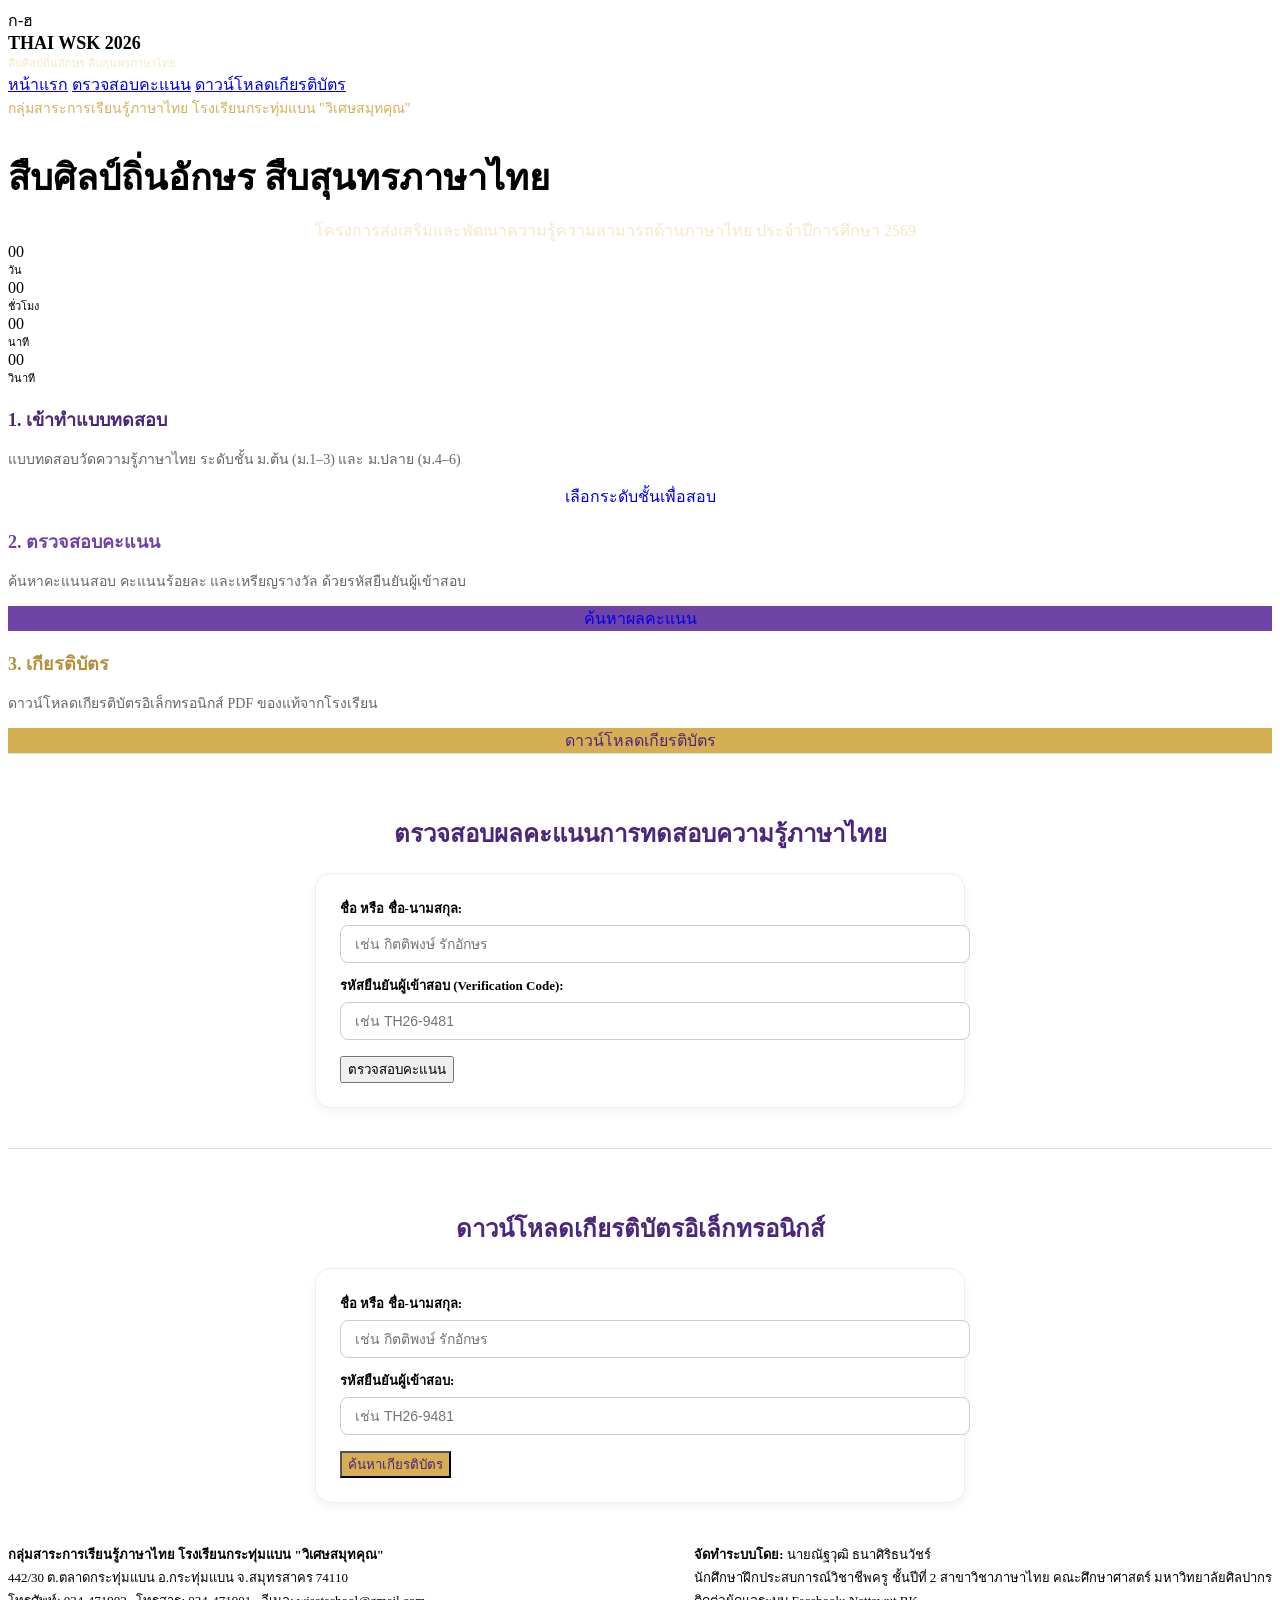
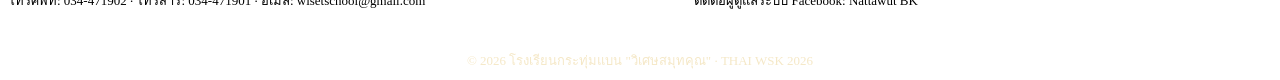
<file: apps-script/Index.html>
<!DOCTYPE html>
<html lang="th">
<head>
  <meta charset="UTF-8">
  <meta name="viewport" content="width=device-width, initial-scale=1.0">
  <title>THAI WSK 2026 | สืบศิลป์ถิ่นอักษร สืบสุนทรภาษาไทย</title>
  <link rel="preconnect" href="https://fonts.googleapis.com">
  <link rel="preconnect" href="https://fonts.gstatic.com" crossorigin>
  <link href="https://fonts.googleapis.com/css2?family=Prompt:wght@400;600;700&family=Sarabun:wght@300;400;500;600&display=swap" rel="stylesheet">
  <?!= HtmlService.createHtmlOutputFromFile('Styles').getContent(); ?>
</head>
<body>

  <!-- Header -->
  <header class="header">
    <div class="container nav-bar">
      <div class="nav-brand">
        <div class="badge-logo">ก-ฮ</div>
        <div>
          <strong class="site-title" style="font-size: 18px;">THAI WSK 2026</strong>
          <div style="font-size: 11px; color: #F5E8C7;">สืบศิลป์ถิ่นอักษร สืบสุนทรภาษาไทย</div>
        </div>
      </div>
      <nav class="nav-links">
        <a href="#hero" class="nav-item active">หน้าแรก</a>
        <a href="#scores-section" class="nav-item">ตรวจสอบคะแนน</a>
        <a href="#cert-section" class="nav-item">ดาวน์โหลดเกียรติบัตร</a>
      </nav>
    </div>
  </header>

  <!-- Hero -->
  <section id="hero" class="hero">
    <div class="container">
      <div style="font-size: 14px; color: #D6AF55; margin-bottom: 8px;">
        กลุ่มสาระการเรียนรู้ภาษาไทย โรงเรียนกระทุ่มแบน "วิเศษสมุทคุณ"
      </div>
      <h1 style="font-size: 36px; margin-bottom: 12px; font-weight: 700;">
        สืบศิลป์ถิ่นอักษร สืบสุนทรภาษาไทย
      </h1>
      <p style="max-width: 650px; margin: 0 auto; color: #F5E8C7; font-size: 16px;">
        โครงการส่งเสริมและพัฒนาความรู้ความสามารถด้านภาษาไทย ประจำปีการศึกษา 2569
      </p>

      <div class="countdown-box">
        <div class="countdown-item">
          <div class="countdown-number" id="cdDays">00</div>
          <div style="font-size: 11px;">วัน</div>
        </div>
        <div class="countdown-item">
          <div class="countdown-number" id="cdHours">00</div>
          <div style="font-size: 11px;">ชั่วโมง</div>
        </div>
        <div class="countdown-item">
          <div class="countdown-number" id="cdMinutes">00</div>
          <div style="font-size: 11px;">นาที</div>
        </div>
        <div class="countdown-item">
          <div class="countdown-number" id="cdSeconds">00</div>
          <div style="font-size: 11px;">วินาที</div>
        </div>
      </div>
    </div>
  </section>

  <!-- Action Cards -->
  <main class="container">
    <div class="card-grid">
      <div class="action-card">
        <div>
          <h3 style="color: #4B267D; font-size: 18px; margin-bottom: 8px;">1. เข้าทำแบบทดสอบ</h3>
          <p style="font-size: 14px; color: #666;">
            แบบทดสอบวัดความรู้ภาษาไทย ระดับชั้น ม.ต้น (ม.1–3) และ ม.ปลาย (ม.4–6)
          </p>
        </div>
        <a href="#exam-section" class="btn-primary" style="text-align:center; text-decoration:none; display:block;">เลือกระดับชั้นเพื่อสอบ</a>
      </div>

      <div class="action-card">
        <div>
          <h3 style="color: #7043A6; font-size: 18px; margin-bottom: 8px;">2. ตรวจสอบคะแนน</h3>
          <p style="font-size: 14px; color: #666;">
            ค้นหาคะแนนสอบ คะแนนร้อยละ และเหรียญรางวัล ด้วยรหัสยืนยันผู้เข้าสอบ
          </p>
        </div>
        <a href="#scores-section" class="btn-primary" style="background:#7043A6; text-align:center; text-decoration:none; display:block;">ค้นหาผลคะแนน</a>
      </div>

      <div class="action-card">
        <div>
          <h3 style="color: #B38F3B; font-size: 18px; margin-bottom: 8px;">3. เกียรติบัตร</h3>
          <p style="font-size: 14px; color: #666;">
            ดาวน์โหลดเกียรติบัตรอิเล็กทรอนิกส์ PDF ของแท้จากโรงเรียน
          </p>
        </div>
        <a href="#cert-section" class="btn-primary" style="background:#D6AF55; color:#4B267D; text-align:center; text-decoration:none; display:block;">ดาวน์โหลดเกียรติบัตร</a>
      </div>
    </div>

    <!-- Score Check Section -->
    <section id="scores-section" style="padding: 40px 0; border-top: 1px solid #ddd;">
      <h2 style="font-size: 24px; color: #4B267D; text-align: center; margin-bottom: 20px;">
        ตรวจสอบผลคะแนนการทดสอบความรู้ภาษาไทย
      </h2>
      <div style="max-width: 600px; margin: 0 auto; background: #fff; padding: 24px; border-radius: 16px; border: 1px solid #eee; box-shadow: 0 4px 10px rgba(0,0,0,0.05);">
        <div style="margin-bottom: 12px;">
          <label style="display:block; font-size: 13px; font-weight: 600; margin-bottom: 6px;">ชื่อ หรือ ชื่อ-นามสกุล:</label>
          <input type="text" id="scoreNameInput" placeholder="เช่น กิตติพงษ์ รักอักษร" style="width:100%; padding: 10px 14px; border: 1px solid #ccc; border-radius: 8px; font-size: 14px;">
        </div>
        <div style="margin-bottom: 16px;">
          <label style="display:block; font-size: 13px; font-weight: 600; margin-bottom: 6px;">รหัสยืนยันผู้เข้าสอบ (Verification Code):</label>
          <input type="text" id="scoreCodeInput" placeholder="เช่น TH26-9481" style="width:100%; padding: 10px 14px; border: 1px solid #ccc; border-radius: 8px; font-size: 14px;">
        </div>
        <button onclick="searchStudentScore()" class="btn-primary">ตรวจสอบคะแนน</button>
        <div id="scoreResultContainer"></div>
      </div>
    </section>

    <!-- Certificate Section -->
    <section id="cert-section" style="padding: 40px 0; border-top: 1px solid #ddd;">
      <h2 style="font-size: 24px; color: #4B267D; text-align: center; margin-bottom: 20px;">
        ดาวน์โหลดเกียรติบัตรอิเล็กทรอนิกส์
      </h2>
      <div style="max-width: 600px; margin: 0 auto; background: #fff; padding: 24px; border-radius: 16px; border: 1px solid #eee; box-shadow: 0 4px 10px rgba(0,0,0,0.05);">
        <div style="margin-bottom: 12px;">
          <label style="display:block; font-size: 13px; font-weight: 600; margin-bottom: 6px;">ชื่อ หรือ ชื่อ-นามสกุล:</label>
          <input type="text" id="certNameInput" placeholder="เช่น กิตติพงษ์ รักอักษร" style="width:100%; padding: 10px 14px; border: 1px solid #ccc; border-radius: 8px; font-size: 14px;">
        </div>
        <div style="margin-bottom: 16px;">
          <label style="display:block; font-size: 13px; font-weight: 600; margin-bottom: 6px;">รหัสยืนยันผู้เข้าสอบ:</label>
          <input type="text" id="certCodeInput" placeholder="เช่น TH26-9481" style="width:100%; padding: 10px 14px; border: 1px solid #ccc; border-radius: 8px; font-size: 14px;">
        </div>
        <button onclick="searchStudentCertificate()" class="btn-primary" style="background:#D6AF55; color:#4B267D;">ค้นหาเกียรติบัตร</button>
        <div id="certResultContainer"></div>
      </div>
    </section>
  </main>

  <!-- Footer -->
  <footer class="footer">
    <div class="container" style="font-size: 13px; line-height: 1.8;">
      <div style="display:flex; justify-content:space-between; flex-wrap:wrap; gap: 20px;">
        <div>
          <strong>กลุ่มสาระการเรียนรู้ภาษาไทย โรงเรียนกระทุ่มแบน "วิเศษสมุทคุณ"</strong><br>
          442/30 ต.ตลาดกระทุ่มแบน อ.กระทุ่มแบน จ.สมุทรสาคร 74110<br>
          โทรศัพท์: 034-471902 · โทรสาร: 034-471901 · อีเมล: wisetschool@gmail.com
        </div>
        <div>
          <strong>จัดทำระบบโดย:</strong> นายณัฐวุฒิ ธนาศิริธนวัชร์<br>
          นักศึกษาฝึกประสบการณ์วิชาชีพครู ชั้นปีที่ 2 สาขาวิชาภาษาไทย คณะศึกษาศาสตร์ มหาวิทยาลัยศิลปากร<br>
          ติดต่อผู้ดูแลระบบ Facebook: Nattawut BK
        </div>
      </div>
      <div style="text-align:center; margin-top: 20px; padding-top: 15px; border-top: 1px solid rgba(255,255,255,0.1); color:#F5E8C7;">
        © 2026 โรงเรียนกระทุ่มแบน "วิเศษสมุทคุณ" · THAI WSK 2026
      </div>
    </div>
  </footer>

  <?!= HtmlService.createHtmlOutputFromFile('Client').getContent(); ?>
</body>
</html>
</file>
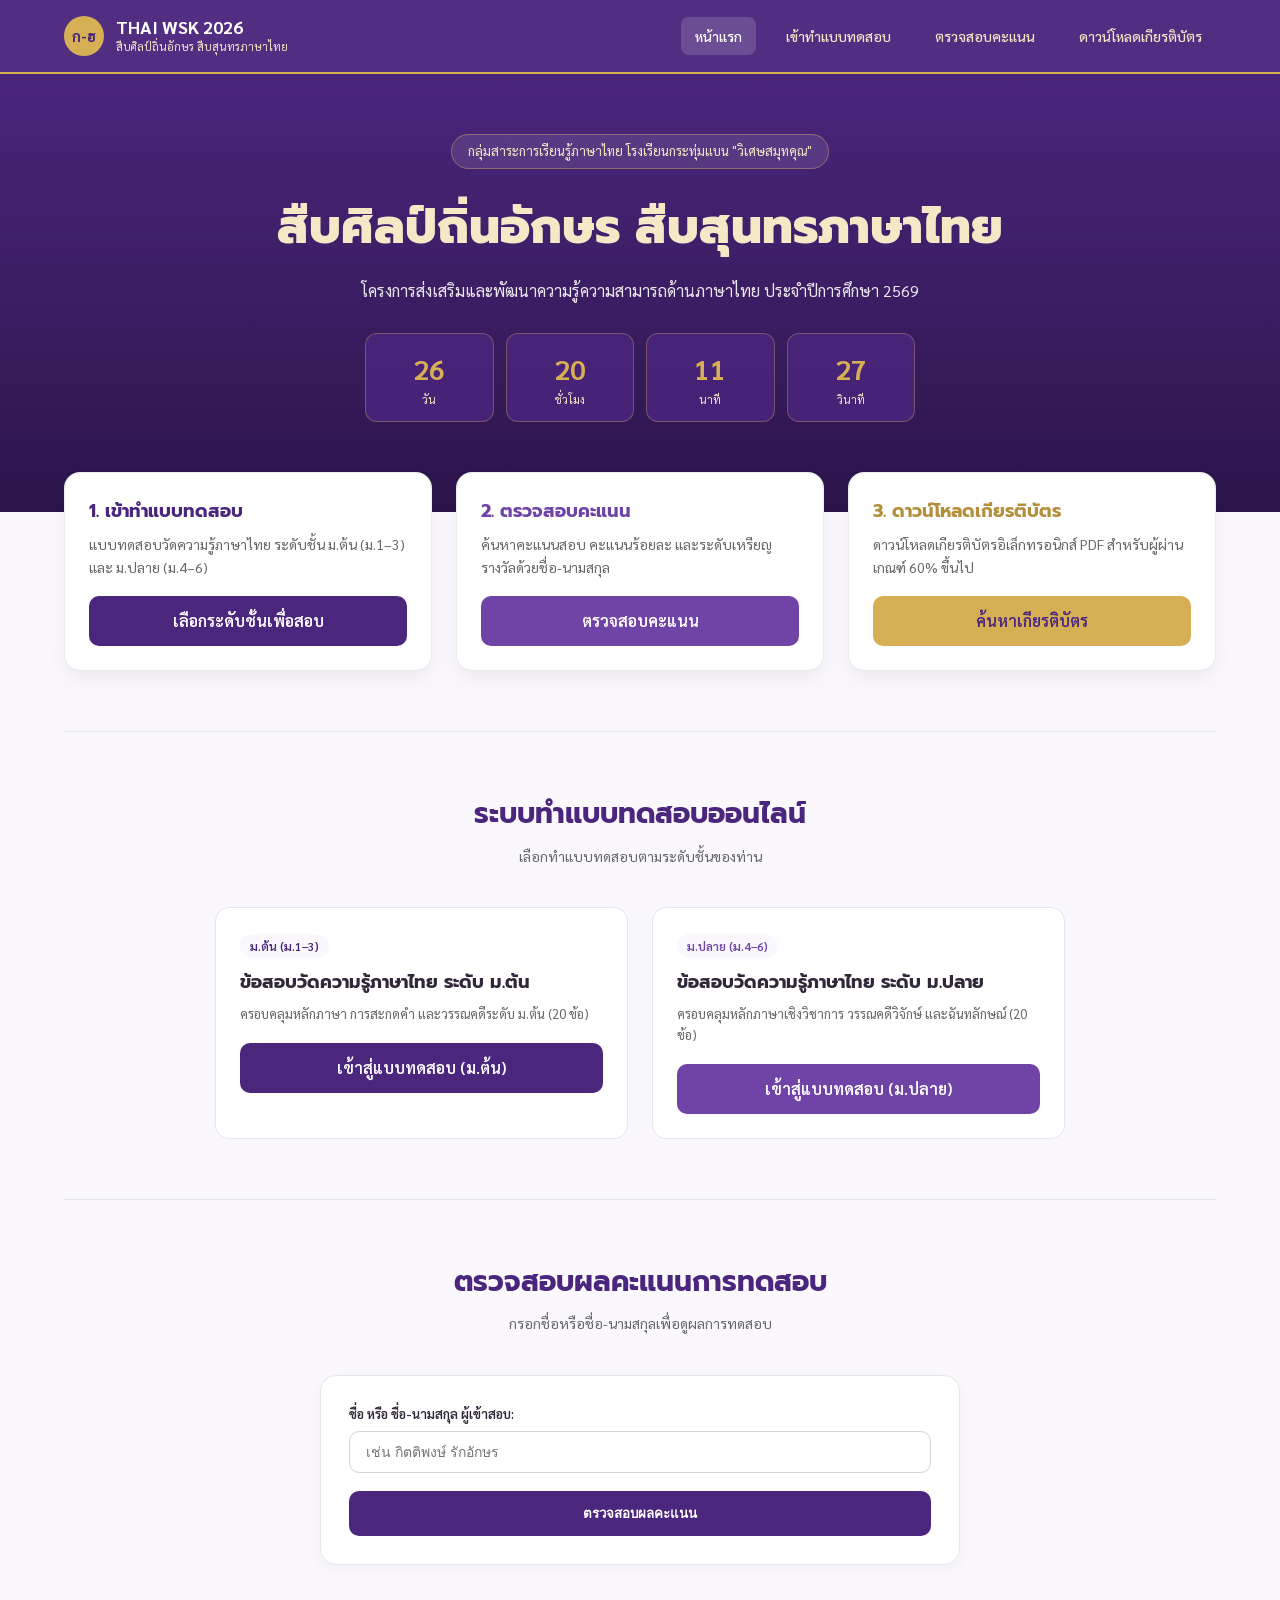
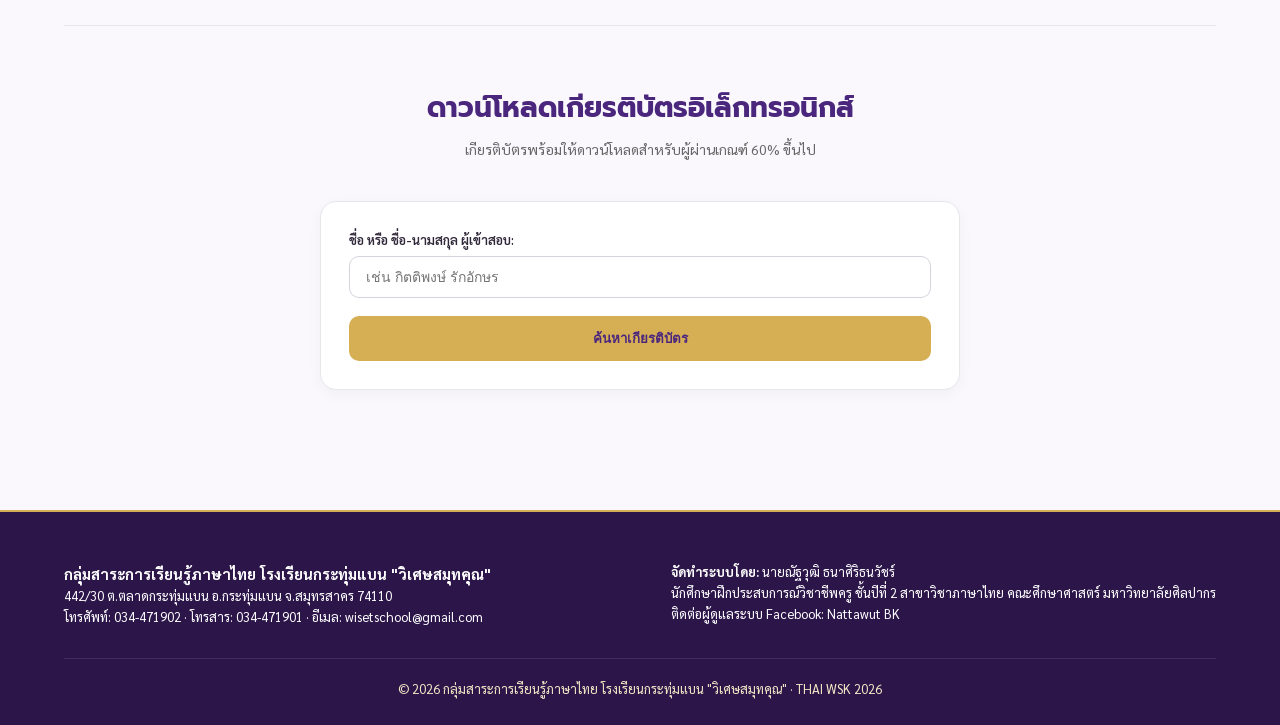
<file: github-pages/index.html>
<!DOCTYPE html>
<html lang="th">
<head>
  <meta charset="UTF-8">
  <meta name="viewport" content="width=device-width, initial-scale=1.0">
  <title>THAI WSK 2026 | สืบศิลป์ถิ่นอักษร สืบสุนทรภาษาไทย</title>
  <meta name="description" content="ระบบเข้าร่วมโครงการส่งเสริมและพัฒนาความรู้ความสามารถด้านภาษาไทย โรงเรียนกระทุ่มแบน วิเศษสมุทคุณ">
  <link rel="preconnect" href="https://fonts.googleapis.com">
  <link rel="preconnect" href="https://fonts.gstatic.com" crossorigin>
  <link href="https://fonts.googleapis.com/css2?family=Prompt:wght@400;600;700&family=Sarabun:wght@300;400;500;600&display=swap" rel="stylesheet">
  <link rel="stylesheet" href="./css/style.css">
</head>
<body>

  <!-- Sticky Header -->
  <header class="site-header">
    <div class="container header-inner">
      <div class="brand-wrap" onclick="window.scrollTo({top:0, behavior:'smooth'})">
        <div class="brand-logo">ก-ฮ</div>
        <div>
          <div class="brand-title">THAI WSK 2026</div>
          <div class="brand-sub">สืบศิลป์ถิ่นอักษร สืบสุนทรภาษาไทย</div>
        </div>
      </div>
      <nav class="nav-menu">
        <a href="#hero" class="nav-link active">หน้าแรก</a>
        <a href="#exam-sec" class="nav-link">เข้าทำแบบทดสอบ</a>
        <a href="#scores-sec" class="nav-link">ตรวจสอบคะแนน</a>
        <a href="#cert-sec" class="nav-link">ดาวน์โหลดเกียรติบัตร</a>
      </nav>
    </div>
  </header>

  <!-- Hero Section -->
  <section id="hero" class="hero-section">
    <div class="container">
      <div class="hero-tag">
        กลุ่มสาระการเรียนรู้ภาษาไทย โรงเรียนกระทุ่มแบน "วิเศษสมุทคุณ"
      </div>
      <h1 class="hero-title">
        สืบศิลป์ถิ่นอักษร สืบสุนทรภาษาไทย
      </h1>
      <p class="hero-slogan">
        โครงการส่งเสริมและพัฒนาความรู้ความสามารถด้านภาษาไทย ประจำปีการศึกษา 2569
      </p>

      <div id="countdown-wrapper" class="countdown-grid">
        <div class="countdown-box">
          <div id="cd-days" class="countdown-num">00</div>
          <div class="countdown-lbl">วัน</div>
        </div>
        <div class="countdown-box">
          <div id="cd-hours" class="countdown-num">00</div>
          <div class="countdown-lbl">ชั่วโมง</div>
        </div>
        <div class="countdown-box">
          <div id="cd-mins" class="countdown-num">00</div>
          <div class="countdown-lbl">นาที</div>
        </div>
        <div class="countdown-box">
          <div id="cd-secs" class="countdown-num">00</div>
          <div class="countdown-lbl">วินาที</div>
        </div>
      </div>
    </div>
  </section>

  <!-- Main Cards -->
  <main class="container">
    <div class="cards-grid">
      
      <div class="action-card">
        <div>
          <h3 style="color:var(--primary); font-size:18px; margin-bottom:8px;">1. เข้าทำแบบทดสอบ</h3>
          <p style="font-size:14px; color:#666;">
            แบบทดสอบวัดความรู้ภาษาไทย ระดับชั้น ม.ต้น (ม.1–3) และ ม.ปลาย (ม.4–6)
          </p>
        </div>
        <a href="#exam-sec" class="btn-cta">เลือกระดับชั้นเพื่อสอบ</a>
      </div>

      <div class="action-card">
        <div>
          <h3 style="color:var(--primary-light); font-size:18px; margin-bottom:8px;">2. ตรวจสอบคะแนน</h3>
          <p style="font-size:14px; color:#666;">
            ค้นหาคะแนนสอบ คะแนนร้อยละ และระดับเหรียญรางวัลด้วยชื่อ-นามสกุล
          </p>
        </div>
        <a href="#scores-sec" class="btn-cta" style="background:var(--primary-light);">ตรวจสอบคะแนน</a>
      </div>

      <div class="action-card">
        <div>
          <h3 style="color:#B38F3B; font-size:18px; margin-bottom:8px;">3. ดาวน์โหลดเกียรติบัตร</h3>
          <p style="font-size:14px; color:#666;">
            ดาวน์โหลดเกียรติบัตรอิเล็กทรอนิกส์ PDF สำหรับผู้ผ่านเกณฑ์ 60% ขึ้นไป
          </p>
        </div>
        <a href="#cert-sec" class="btn-cta" style="background:var(--gold); color:var(--primary);">ค้นหาเกียรติบัตร</a>
      </div>

    </div>

    <!-- Exam Section -->
    <section id="exam-sec" class="content-section" style="border-top:1px solid #E5E7EB;">
      <div class="section-head">
        <h2 class="section-title">ระบบทำแบบทดสอบออนไลน์</h2>
        <p style="font-size:14px; color:#666;">เลือกทำแบบทดสอบตามระดับชั้นของท่าน</p>
      </div>

      <div style="display:grid; grid-template-columns:repeat(auto-fit, minmax(300px, 1fr)); gap:24px; max-width:850px; margin:0 auto;">
        <div style="background:#fff; border:1px solid #E5E7EB; border-radius:14px; padding:24px;">
          <span style="font-size:12px; font-weight:600; color:var(--primary); background:#FAF8FD; padding:4px 10px; border-radius:999px;">ม.ต้น (ม.1–3)</span>
          <h3 style="margin-top:10px; font-size:18px; color:var(--text-dark);">ข้อสอบวัดความรู้ภาษาไทย ระดับ ม.ต้น</h3>
          <p style="font-size:13px; color:#666; margin:8px 0 16px;">ครอบคลุมหลักภาษา การสะกดคำ และวรรณคดีระดับ ม.ต้น (20 ข้อ)</p>
          <a href="https://docs.google.com/forms" target="_blank" class="btn-cta">เข้าสู่แบบทดสอบ (ม.ต้น)</a>
        </div>

        <div style="background:#fff; border:1px solid #E5E7EB; border-radius:14px; padding:24px;">
          <span style="font-size:12px; font-weight:600; color:var(--primary-light); background:#FAF8FD; padding:4px 10px; border-radius:999px;">ม.ปลาย (ม.4–6)</span>
          <h3 style="margin-top:10px; font-size:18px; color:var(--text-dark);">ข้อสอบวัดความรู้ภาษาไทย ระดับ ม.ปลาย</h3>
          <p style="font-size:13px; color:#666; margin:8px 0 16px;">ครอบคลุมหลักภาษาเชิงวิชาการ วรรณคดีวิจักษ์ และฉันทลักษณ์ (20 ข้อ)</p>
          <a href="https://docs.google.com/forms" target="_blank" class="btn-cta" style="background:var(--primary-light);">เข้าสู่แบบทดสอบ (ม.ปลาย)</a>
        </div>
      </div>
    </section>

    <!-- Score Check Section -->
    <section id="scores-sec" class="content-section" style="border-top:1px solid #E5E7EB;">
      <div class="section-head">
        <h2 class="section-title">ตรวจสอบผลคะแนนการทดสอบ</h2>
        <p style="font-size:14px; color:#666;">กรอกชื่อหรือชื่อ-นามสกุลเพื่อดูผลการทดสอบ</p>
      </div>

      <div class="search-card">
        <div class="input-group">
          <label class="input-label">ชื่อ หรือ ชื่อ-นามสกุล ผู้เข้าสอบ:</label>
          <input type="text" id="score-input" class="input-text" placeholder="เช่น กิตติพงษ์ รักอักษร">
        </div>
        <button onclick="searchScore()" class="btn-cta">ตรวจสอบผลคะแนน</button>
        <div id="score-result"></div>
      </div>
    </section>

    <!-- Certificate Section -->
    <section id="cert-sec" class="content-section" style="border-top:1px solid #E5E7EB;">
      <div class="section-head">
        <h2 class="section-title">ดาวน์โหลดเกียรติบัตรอิเล็กทรอนิกส์</h2>
        <p style="font-size:14px; color:#666;">เกียรติบัตรพร้อมให้ดาวน์โหลดสำหรับผู้ผ่านเกณฑ์ 60% ขึ้นไป</p>
      </div>

      <div class="search-card">
        <div class="input-group">
          <label class="input-label">ชื่อ หรือ ชื่อ-นามสกุล ผู้เข้าสอบ:</label>
          <input type="text" id="cert-input" class="input-text" placeholder="เช่น กิตติพงษ์ รักอักษร">
        </div>
        <button onclick="searchCertificate()" class="btn-cta" style="background:var(--gold); color:var(--primary);">ค้นหาเกียรติบัตร</button>
        <div id="cert-result"></div>
      </div>
    </section>

  </main>

  <!-- Footer -->
  <footer class="site-footer">
    <div class="container">
      <div style="display:flex; justify-content:space-between; flex-wrap:wrap; gap:20px; padding-bottom:30px; border-bottom:1px solid rgba(255,255,255,0.1);">
        <div>
          <strong style="font-size:15px;">กลุ่มสาระการเรียนรู้ภาษาไทย โรงเรียนกระทุ่มแบน "วิเศษสมุทคุณ"</strong><br>
          442/30 ต.ตลาดกระทุ่มแบน อ.กระทุ่มแบน จ.สมุทรสาคร 74110<br>
          โทรศัพท์: 034-471902 · โทรสาร: 034-471901 · อีเมล: wisetschool@gmail.com
        </div>
        <div>
          <strong>จัดทำระบบโดย:</strong> นายณัฐวุฒิ ธนาศิริธนวัชร์<br>
          นักศึกษาฝึกประสบการณ์วิชาชีพครู ชั้นปีที่ 2 สาขาวิชาภาษาไทย คณะศึกษาศาสตร์ มหาวิทยาลัยศิลปากร<br>
          ติดต่อผู้ดูแลระบบ Facebook: Nattawut BK
        </div>
      </div>
      <div style="text-align:center; padding-top:20px; color:var(--gold-light);">
        © 2026 กลุ่มสาระการเรียนรู้ภาษาไทย โรงเรียนกระทุ่มแบน "วิเศษสมุทคุณ" · THAI WSK 2026
      </div>
    </div>
  </footer>

  <script src="./js/app.js"></script>
</body>
</html>
</file>
<file: github-pages/css/style.css>
:root {
  --primary: #4B267D;
  --primary-light: #7043A6;
  --gold: #D6AF55;
  --gold-light: #F5E8C7;
  --bg-page: #FAF8FD;
  --text-dark: #30283A;
  --white: #FFFFFF;
}

* {
  box-sizing: border-box;
  margin: 0;
  padding: 0;
}

body {
  font-family: 'Sarabun', sans-serif;
  background-color: var(--bg-page);
  color: var(--text-dark);
  line-height: 1.6;
}

h1, h2, h3, h4, .font-heading {
  font-family: 'Prompt', sans-serif;
}

.container {
  max-width: 1200px;
  margin: 0 auto;
  padding: 0 1.5rem;
}

/* Header */
.site-header {
  position: sticky;
  top: 0;
  z-index: 50;
  background-color: rgba(75, 38, 125, 0.96);
  backdrop-filter: blur(8px);
  border-bottom: 2px solid var(--gold);
  color: var(--white);
}

.header-inner {
  display: flex;
  align-items: center;
  justify-content: space-between;
  height: 72px;
}

.brand-wrap {
  display: flex;
  align-items: center;
  gap: 12px;
  text-decoration: none;
  color: var(--white);
  cursor: pointer;
}

.brand-logo {
  width: 40px;
  height: 40px;
  border-radius: 50%;
  background: var(--gold);
  color: var(--primary);
  display: flex;
  align-items: center;
  justify-content: center;
  font-weight: 700;
  font-size: 15px;
}

.brand-title {
  font-size: 18px;
  font-weight: 700;
  line-height: 1.2;
}

.brand-sub {
  font-size: 11px;
  color: var(--gold-light);
}

.nav-menu {
  display: flex;
  gap: 1rem;
}

.nav-link {
  color: var(--gold-light);
  text-decoration: none;
  padding: 8px 14px;
  border-radius: 8px;
  font-size: 14px;
  font-weight: 500;
  transition: all 0.2s;
  cursor: pointer;
}

.nav-link:hover, .nav-link.active {
  color: var(--white);
  background-color: rgba(255, 255, 255, 0.15);
}

/* Hero */
.hero-section {
  background: linear-gradient(180deg, #4B267D 0%, #2B1549 100%);
  color: var(--white);
  padding: 60px 0 90px;
  text-align: center;
}

.hero-tag {
  display: inline-flex;
  align-items: center;
  gap: 8px;
  padding: 6px 16px;
  background: rgba(255, 255, 255, 0.1);
  border: 1px solid rgba(214, 175, 85, 0.4);
  border-radius: 9999px;
  font-size: 13px;
  color: var(--gold-light);
  margin-bottom: 20px;
}

.hero-title {
  font-size: clamp(28px, 4vw, 48px);
  font-weight: 800;
  color: var(--gold-light);
  margin-bottom: 12px;
}

.hero-slogan {
  font-size: 16px;
  color: rgba(255, 255, 255, 0.9);
  max-width: 650px;
  margin: 0 auto 30px;
}

/* Countdown */
.countdown-grid {
  display: grid;
  grid-template-columns: repeat(4, 1fr);
  gap: 12px;
  max-width: 550px;
  margin: 0 auto;
}

.countdown-box {
  background: rgba(75, 38, 125, 0.85);
  border: 1px solid rgba(214, 175, 85, 0.35);
  border-radius: 12px;
  padding: 12px;
  text-align: center;
}

.countdown-num {
  font-size: 28px;
  font-weight: 700;
  color: var(--gold);
}

.countdown-lbl {
  font-size: 11px;
  color: var(--gold-light);
}

/* Cards Grid */
.cards-grid {
  display: grid;
  grid-template-columns: repeat(auto-fit, minmax(280px, 1fr));
  gap: 24px;
  margin-top: -40px;
  margin-bottom: 60px;
  position: relative;
  z-index: 10;
}

.action-card {
  background: var(--white);
  border: 1px solid rgba(0, 0, 0, 0.08);
  border-radius: 16px;
  padding: 24px;
  box-shadow: 0 10px 25px -5px rgba(0, 0, 0, 0.08);
  display: flex;
  flex-direction: column;
  justify-content: space-between;
}

.btn-cta {
  display: block;
  text-align: center;
  text-decoration: none;
  background: var(--primary);
  color: var(--white);
  font-weight: 600;
  padding: 12px 20px;
  border-radius: 10px;
  margin-top: 18px;
  transition: all 0.2s;
  cursor: pointer;
  border: none;
  width: 100%;
}

.btn-cta:hover {
  background: var(--primary-light);
}

/* Sections */
.content-section {
  padding: 60px 0;
}

.section-head {
  text-align: center;
  max-width: 650px;
  margin: 0 auto 40px;
}

.section-title {
  font-size: 28px;
  color: var(--primary);
  margin-bottom: 8px;
}

/* Search Box */
.search-card {
  max-width: 640px;
  margin: 0 auto;
  background: var(--white);
  border: 1px solid #E5E7EB;
  border-radius: 16px;
  padding: 28px;
  box-shadow: 0 4px 15px rgba(0, 0, 0, 0.04);
}

.input-group {
  margin-bottom: 16px;
}

.input-label {
  display: block;
  font-size: 13px;
  font-weight: 600;
  margin-bottom: 6px;
}

.input-text {
  width: 100%;
  padding: 12px 16px;
  border: 1px solid #D1D5DB;
  border-radius: 10px;
  font-size: 14px;
}

.input-text:focus {
  outline: 2px solid var(--primary-light);
  border-color: transparent;
}

.result-card {
  margin-top: 24px;
  background: var(--white);
  border: 2px solid var(--gold);
  border-radius: 14px;
  padding: 24px;
}

/* Footer */
.site-footer {
  background: #2B1549;
  color: var(--white);
  border-top: 2px solid var(--gold);
  padding: 50px 0 25px;
  margin-top: 60px;
  font-size: 13px;
}
</file>
